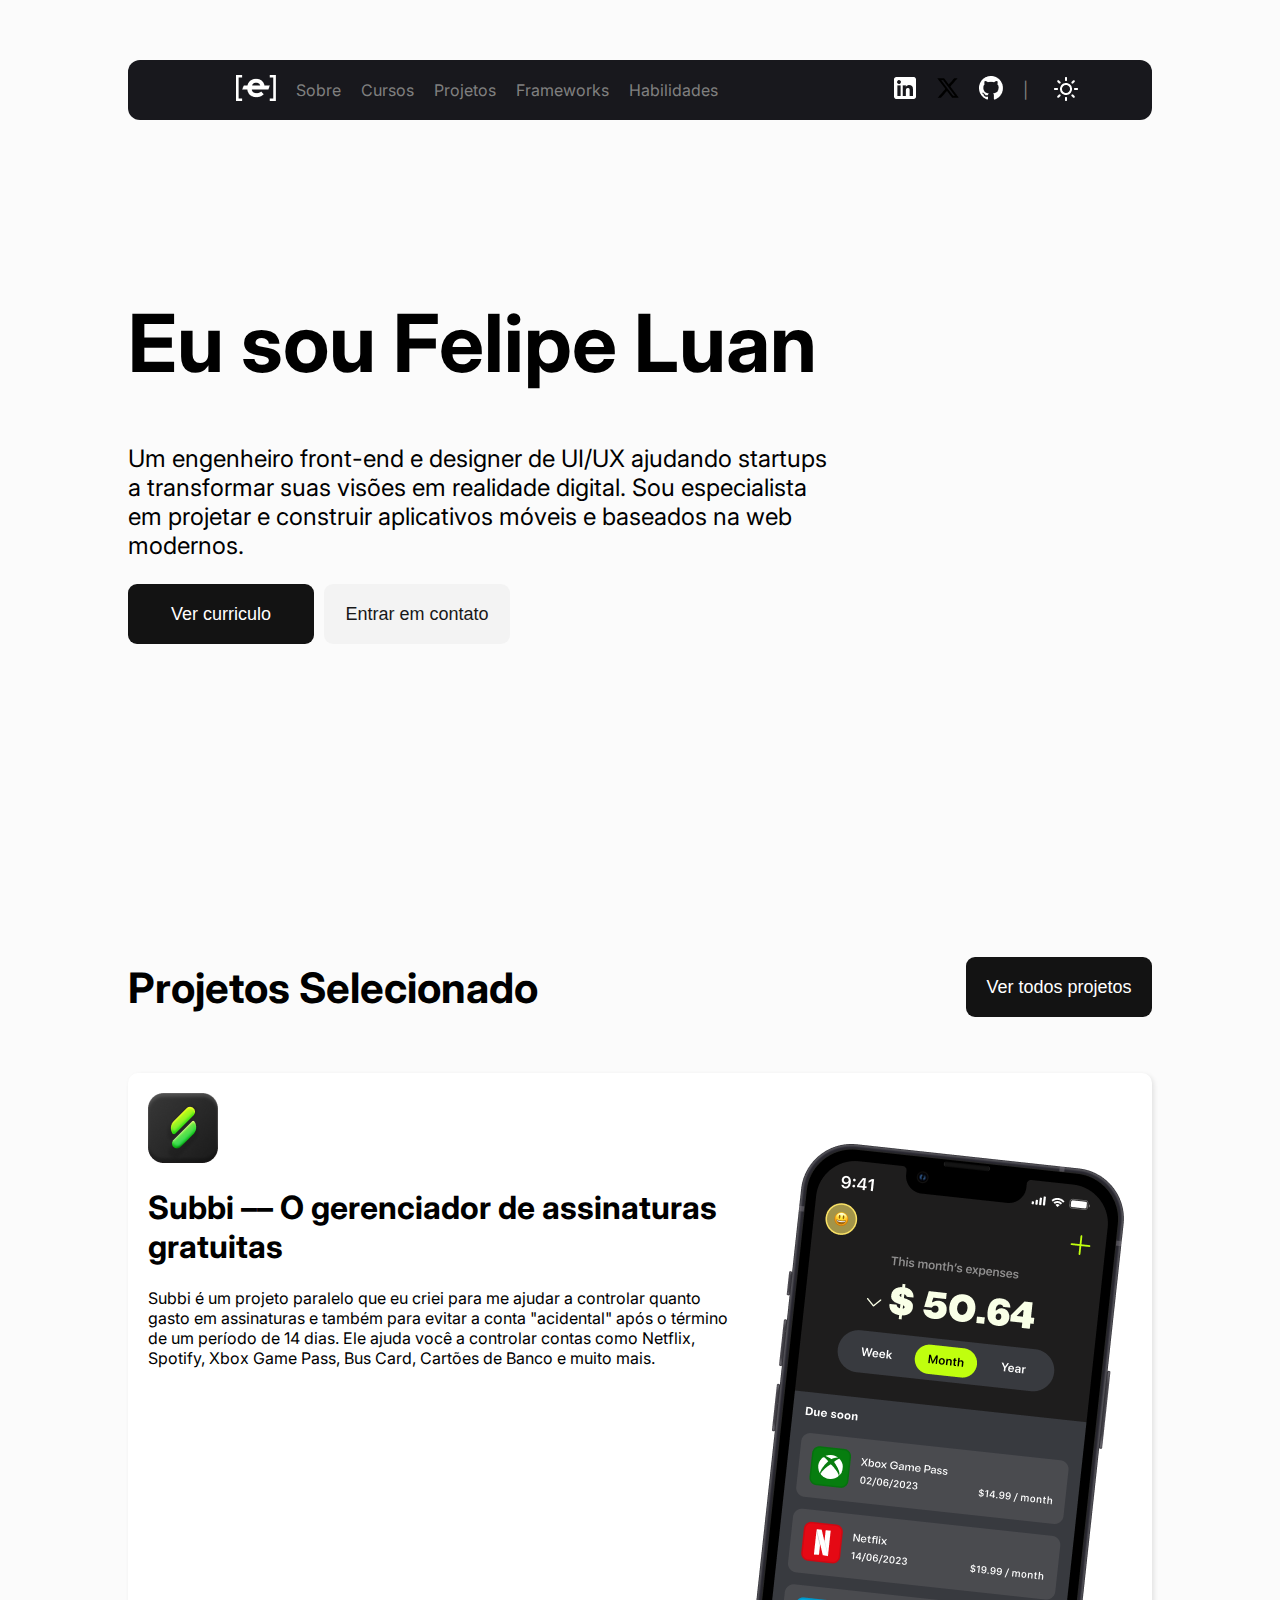
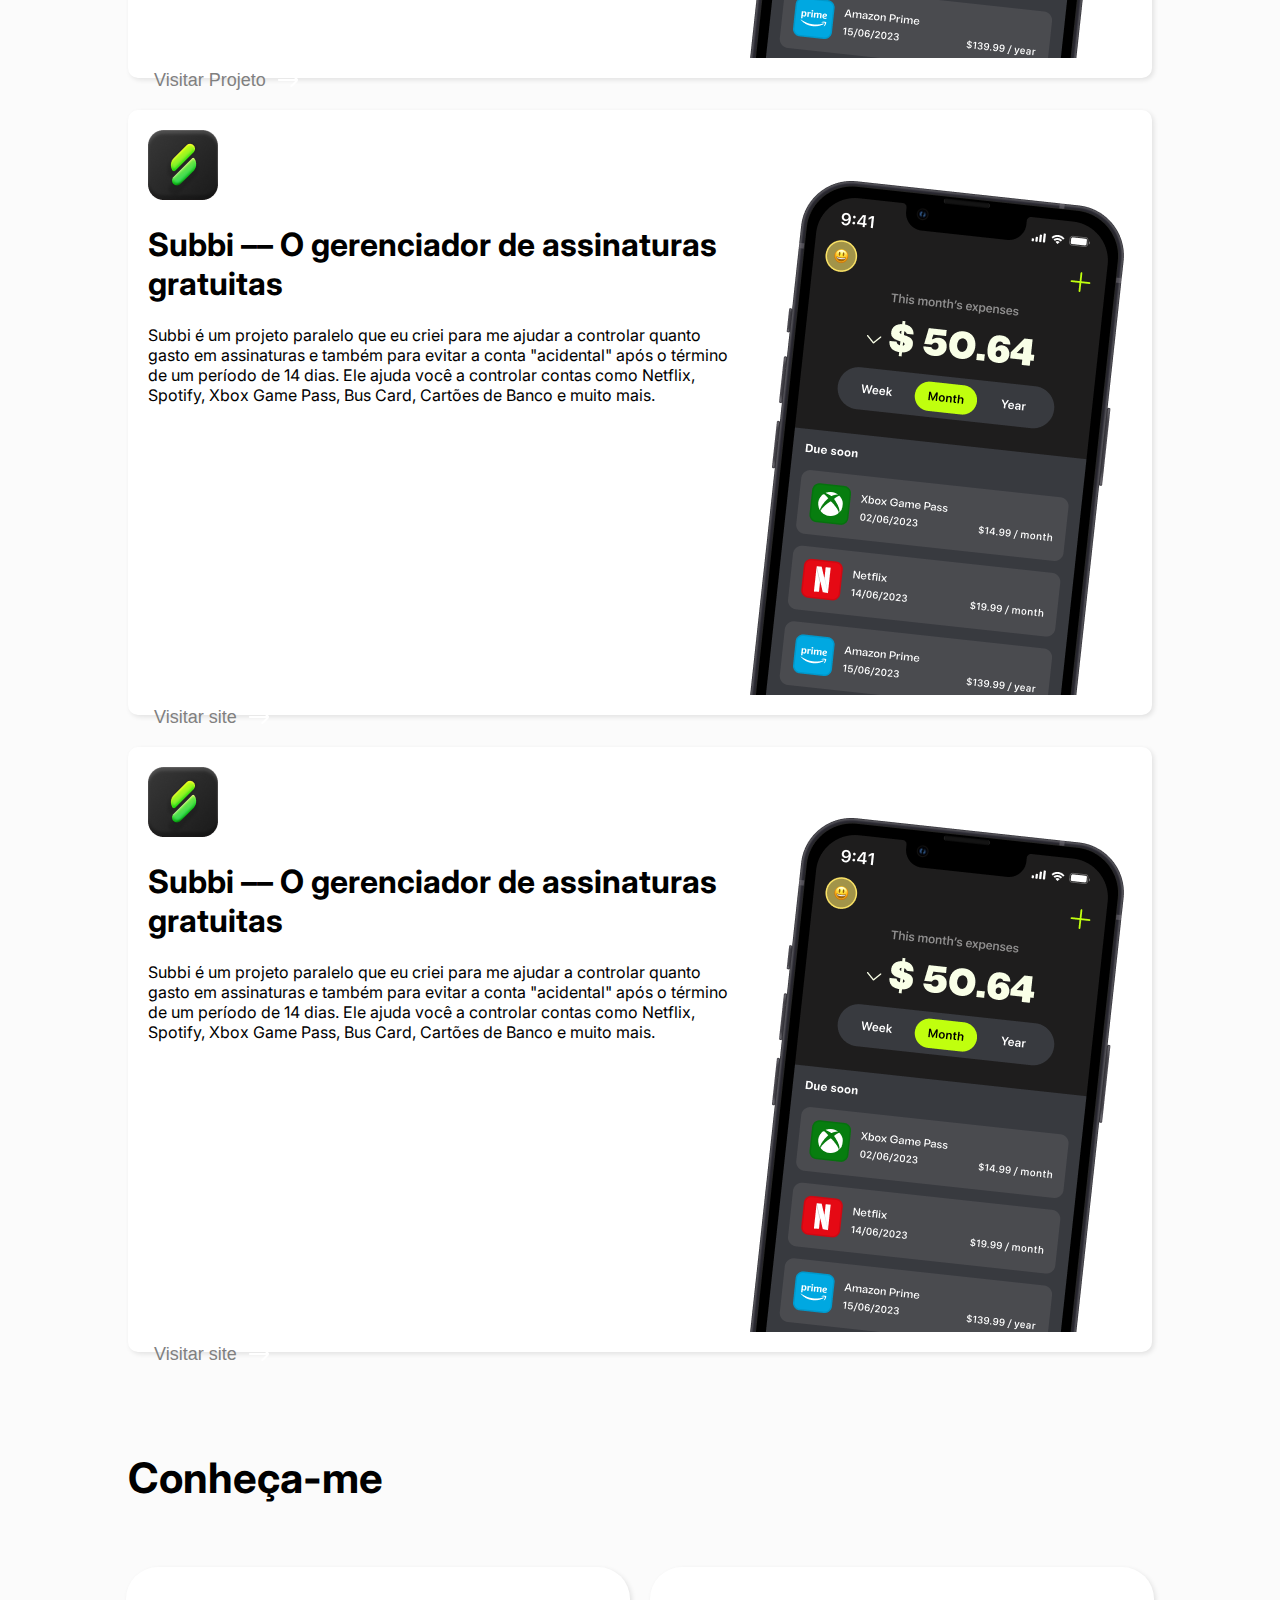
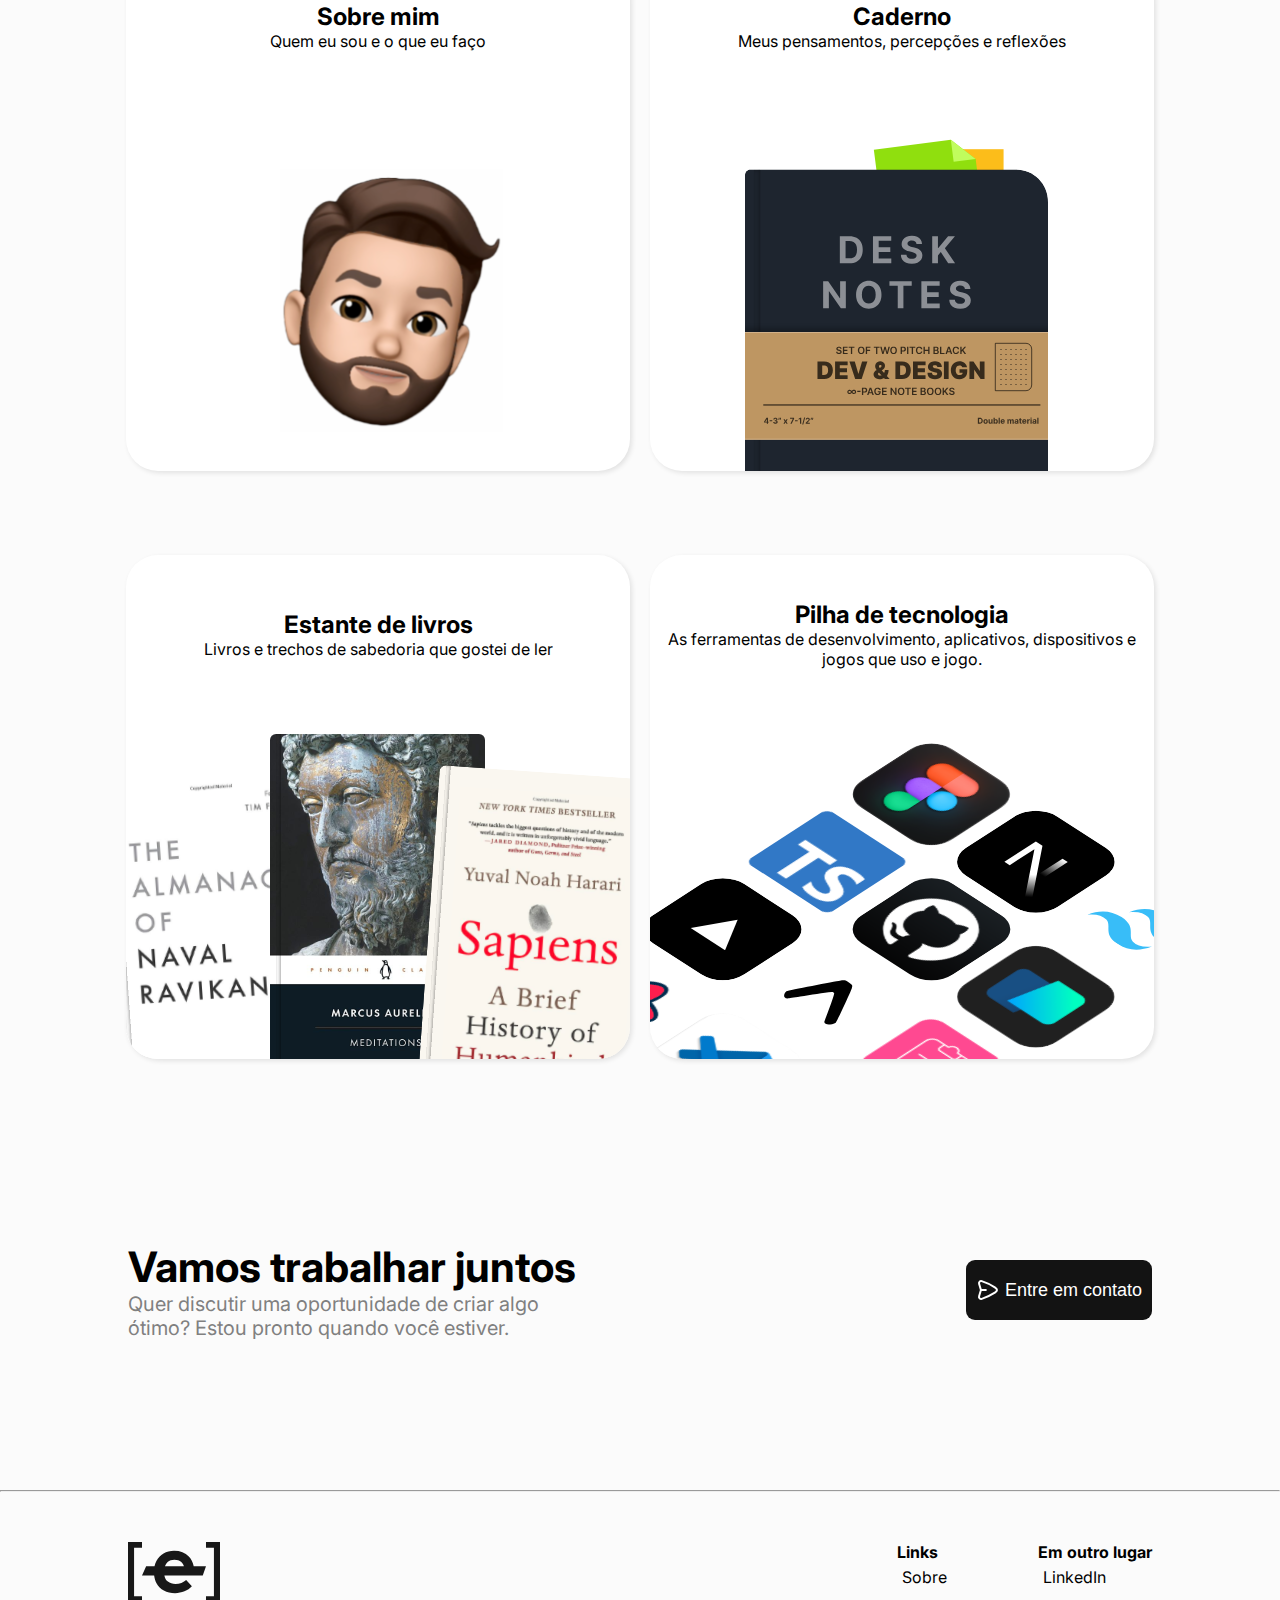
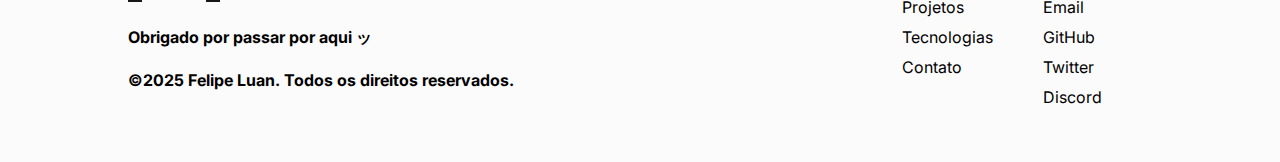
<file: index.html>
<!DOCTYPE html>
<html lang="en">

<head>
  <meta charset="UTF-8" />
  <meta name="viewport" content="width=device-width, initial-scale=1.0" />
  <title>Felipe Luan | Engenheiro Front-end</title>
  <link rel="stylesheet" href="src/CSS/style.css" />
  <link rel="stylesheet" href="" />
  <link rel="preconnect" href="https://fonts.googleapis.com" />
  <link rel="preconnect" href="https://fonts.gstatic.com" crossorigin />
  <link
    href="https://fonts.googleapis.com/css2?family=Inter:ital,opsz,wght@0,14..32,100..900;1,14..32,100..900&family=Noto+Sans:ital,wght@0,100..900;1,100..900&display=swap"
    rel="stylesheet" />
</head>

<body>
  <section class="sessao-cabecalho">
    <header>
      <div class="sessao-cabecalho-container">
        <ul>
          <li><a href="#"><img src="src/images/Logo.png" alt="Logo" /></a></li>
          <li class=""> <a href="/src/pages/sobre.html" target="_blank">Sobre</a></li>
          <li class="nav"><a href="#">Cursos</a></li>
          <!-- <li>Experiência</li> -->
          <li><a href="/src/pages/projetos.html" target="_blank">Projetos</a></li>
          <li class="nav"><a href="/src/pages/tecnologia.html" target="_blank">Frameworks</a></li>
          <li class="nav">Habilidades</li>
        </ul>
        <ul>
          <li class="nav"><img src="src/images/LinkedIn.png" alt="LinkedIn" /></li>
          <li class="nav"><img src="src/images/x.png" alt="X" /></li>
          <li class="nav"><img src="src/images/Github.png" alt="Github" /></li>
          <li class="nav">|</li>
          <button id="toggleButton">
            <img src="src/images/Sun.png" alt="Toggle Theme" class="theme-icon" />
          </button>
        </ul>
      </div>
    </header>
  </section>

  <section class="sessao-sobre">
    <div class="sessao-sobre-container">
      <h1>Eu sou Felipe Luan</h1>
      <p>
        Um engenheiro front-end e designer de UI/UX ajudando startups a
        transformar suas visões em realidade digital. Sou especialista em
        projetar e construir aplicativos móveis e baseados na web modernos.
      </p>

      <div class="sessao-sobre-container-button">
        <button class="button-dark-primary">Ver curriculo</button>
        <button class="button-light-secondary">Entrar em contato</button>
      </div>
    </div>
  </section>



  <section class="sessao-projetos">
    <div class="sessao-projetos-container">
      <div class="sessao-projetos-container-text">
        <h1>Projetos Selecionado</h1>
        <button class="button-dark-primary">Ver todos projetos</button>
      </div>

      <div class="sessao-projetos-container-card" id="sessao-projetos-container-card">
        <div class="sessao-projetos-container-card-text">
          <img src="src/images/Subbi.png" alt="" />
          <h1>Subbi –– O gerenciador de assinaturas gratuitas</h1>

          <p>
            Subbi é um projeto paralelo que eu criei para me ajudar a
            controlar quanto gasto em assinaturas e também para evitar a conta
            "acidental" após o término de um período de 14 dias. Ele ajuda
            você a controlar contas como Netflix, Spotify, Xbox Game Pass, Bus
            Card, Cartões de Banco e muito mais.
          </p>
          <button class="sessao-projetos-container-card-button">
            Visitar Projeto
            <img src="src/images/Arrow Right.png" alt="" />
          </button>
        </div>
        <img class="sessao-projetos-container-card-img" src="src/images/iPhone 14.png" alt="" />
      </div>

      <div class="sessao-projetos-container-card" id="sessao-projetos-container-card">
        <div class="sessao-projetos-container-card-text">
          <img src="src/images/Subbi.png" alt="" />
          <h1>Subbi –– O gerenciador de assinaturas gratuitas</h1>

          <p>
            Subbi é um projeto paralelo que eu criei para me ajudar a
            controlar quanto gasto em assinaturas e também para evitar a conta
            "acidental" após o término de um período de 14 dias. Ele ajuda
            você a controlar contas como Netflix, Spotify, Xbox Game Pass, Bus
            Card, Cartões de Banco e muito mais.
          </p>
          <button class="sessao-projetos-container-card-button">
            Visitar site
            <img src="src/images/Arrow Right.png" alt="" />
          </button>
        </div>
        <img class="sessao-projetos-container-card-img" src="src/images/iPhone 14.png" alt="" />
      </div>

      <div class="sessao-projetos-container-card" id="sessao-projetos-container-card">
        <div class="sessao-projetos-container-card-text">
          <img src="src/images/Subbi.png" alt="" />
          <h1>Subbi –– O gerenciador de assinaturas gratuitas</h1>

          <p>
            Subbi é um projeto paralelo que eu criei para me ajudar a
            controlar quanto gasto em assinaturas e também para evitar a conta
            "acidental" após o término de um período de 14 dias. Ele ajuda
            você a controlar contas como Netflix, Spotify, Xbox Game Pass, Bus
            Card, Cartões de Banco e muito mais.
          </p>
          <button class="sessao-projetos-container-card-button">
            Visitar site
            <img src="src/images/Arrow Right.png" alt="" />
          </button>
        </div>
        <img class="sessao-projetos-container-card-img" src="src/images/iPhone 14.png" alt="" />
      </div>
    </div>
  </section>

  <section class="sessao-conheca">
    <h1>Conheça-me</h1>

    <div class="sessao-conheca-container">
      <div class="sessao-conheca-container box" id="sessao-conheca-container-box">
        <div class="text-content" id="text-content-box">
          <h3>Sobre mim</h3>
          <p>Quem eu sou e o que eu faço</p>
        </div>

        <img src="src/images/emoji.svg" alt="" />
      </div>

      <div class="sessao-conheca-container box" id="sessao-conheca-container-box">
        <div class="text-content" id="text-content-box">
          <h3>Caderno</h3>
          <p>Meus pensamentos, percepções e reflexões</p>
        </div>
        <img src="src/images/Notebook.svg" alt="" />
      </div>

      <div class="sessao-conheca-container box" id="sessao-conheca-container-box">
        <div class="text-content" id="text-content-box">
          <h3>Estante de livros</h3>
          <p>Livros e trechos de sabedoria que gostei de ler</p>
        </div>
        <img src="src/images/Group 1984.svg" alt="" />
      </div>

      <div class="sessao-conheca-container box" id="sessao-conheca-container-box">
        <div class="text-content" id="text-content-box">
          <h3>Pilha de tecnologia</h3>
          <p>
            As ferramentas de desenvolvimento, aplicativos, dispositivos e
            jogos que uso e jogo.
          </p>
        </div>
        <img src="src/images/Pilha-tecnologia.svg" alt="" />
      </div>
    </div>
  </section>

  <section class="sessao-contato">
    <div class="sessao-contato-container">
      <div class="sessao-contato-container-text">
        <h1>Vamos trabalhar juntos</h1>
        <p>
          Quer discutir uma oportunidade de criar algo ótimo? Estou pronto
          quando você estiver.
        </p>
      </div>

      <div class="sessao-contato-container-btn">
        <button class="button-dark-primary">
          <img src="src/images/Send.svg" alt="" />Entre em contato
        </button>
      </div>
    </div>
  </section>
  <hr />
  <footer class="footer">
    <div class="rodape">
      <div class="footer-group-one">
        <div>
          <img src="src/images/logo-dark.svg" alt="" />
          <h4>Obrigado por passar por aqui ッ</h4>
        </div>

        <h4>©2025 Felipe Luan. Todos os direitos reservados.</h4>
      </div>
      <div class="footer-group-tho">
        <div class="footer-group-tho-links">
          <ul>
            <h1>Links</h1>
            <li>Sobre</li>
            <li>Projetos</li>
            <li>Tecnologias</li>
            <li>Contato</li>
          </ul>
        </div>
        <div class="footer-group-tho-EmOutroLugar">
          <ul>
            <h1>Em outro lugar</h1>
            <li>LinkedIn</li>
            <li>Email</li>
            <li>GitHub</li>
            <li>Twitter</li>
            <li>Discord</li>
          </ul>
        </div>
      </div>
    </div>
  </footer>

  <script src="src/JS/config.js"></script>
</body>

</html>
</file>
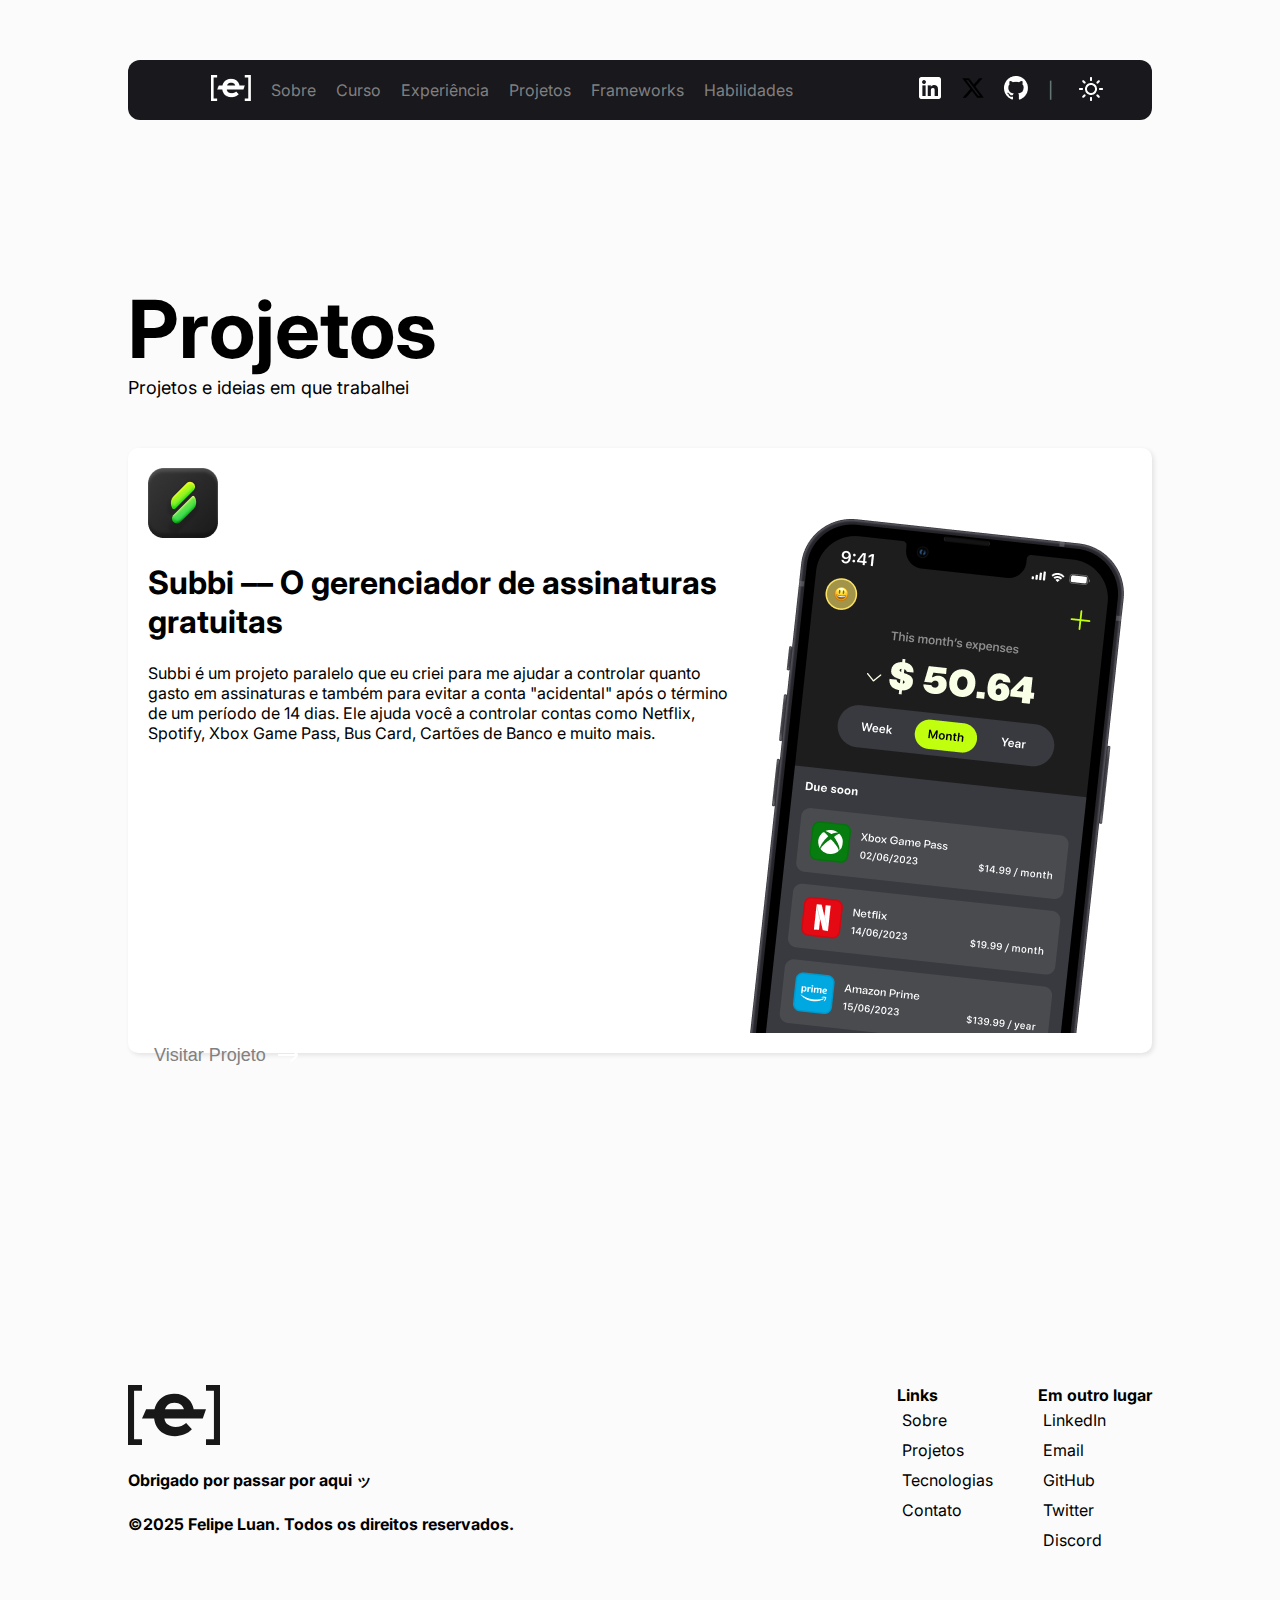
<file: src/pages/projetos.html>
<!DOCTYPE html>
<html lang="pt-br">

<head>
    <meta charset="UTF-8">
    <meta name="viewport" content="width=device-width, initial-scale=1.0">
    <title>Projetos</title>
    <link rel="stylesheet" href="/src/CSS/projeto.css" />
    <link rel="stylesheet" href="" />
    <link rel="preconnect" href="https://fonts.googleapis.com" />
    <link rel="preconnect" href="https://fonts.gstatic.com" crossorigin />
    <link
        href="https://fonts.googleapis.com/css2?family=Inter:ital,opsz,wght@0,14..32,100..900;1,14..32,100..900&family=Noto+Sans:ital,wght@0,100..900;1,100..900&display=swap"
        rel="stylesheet">
</head>

<body>


    <section class="sessao-cabecalho">
        <header>
            <div class="sessao-cabecalho-container">
                <ul>
                    <li><img src="/src/images/Logo.png" alt="Logo" /></li>
                    <li> <a href="/src/pages/sobre.html" target="_blank">Sobre</a></li>
                    <li>Curso</li>
                    <li>Experiência</li>
                    <li>Projetos</li>
                    <li>Frameworks</li>
                    <li>Habilidades</li>
                </ul>
                <ul>
                    <li><img src="/src/images/LinkedIn.png" alt="LinkedIn" /></li>
                    <li><img src="/src/images/x.png" alt="X" /></li>
                    <li><img src="/src/images/Github.png" alt="Github" /></li>
                    <li>|</li>
                    <button id="toggleButton">
                        <img src="/src/images/Sun.png" alt="Toggle Theme" class="theme-icon" />
                    </button>
                </ul>
            </div>
        </header>
    </section>


    <section class="sessao-projetos">

        <div class="header-projeto">
            <h1>Projetos</h1>
            <p>Projetos e ideias em que trabalhei</p>
        </div>
        <div class="sessao-projetos-container-card" id="sessao-projetos-container-card">
            <div class="sessao-projetos-container-card-text">
                <img src="/src/images/Subbi.png" alt="" />
                <h1>Subbi –– O gerenciador de assinaturas gratuitas</h1>

                <p>
                    Subbi é um projeto paralelo que eu criei para me ajudar a
                    controlar quanto gasto em assinaturas e também para evitar a conta
                    "acidental" após o término de um período de 14 dias. Ele ajuda
                    você a controlar contas como Netflix, Spotify, Xbox Game Pass, Bus
                    Card, Cartões de Banco e muito mais.
                </p>
                <button class="sessao-projetos-container-card-button">
                    Visitar Projeto
                    <img src="/src/images/Arrow Right.png" alt="" />
                </button>
            </div>
            <img src="/src/images/iPhone 14.png" alt="" />
        </div>
    </section>



    <footer class="footer">
        <div class="rodape">
            <div class="footer-group-one">
                <div>
                    <img src="/src/images/logo-dark.svg" alt="" />
                    <h4>Obrigado por passar por aqui ッ</h4>
                </div>

                <h4>©2025 Felipe Luan. Todos os direitos reservados.</h4>
            </div>
            <div class="footer-group-tho">
                <div class="footer-group-tho-links">
                    <ul>
                        <h1>Links</h1>
                        <li>Sobre</li>
                        <li>Projetos</li>
                        <li>Tecnologias</li>
                        <li>Contato</li>
                    </ul>
                </div>
                <div class="footer-group-tho-EmOutroLugar">
                    <ul>
                        <h1>Em outro lugar</h1>
                        <li>LinkedIn</li>
                        <li>Email</li>
                        <li>GitHub</li>
                        <li>Twitter</li>
                        <li>Discord</li>
                    </ul>
                </div>
            </div>
        </div>
    </footer>

    <script src="/src/JS/config.js"></script>


</body>

</html>
</file>
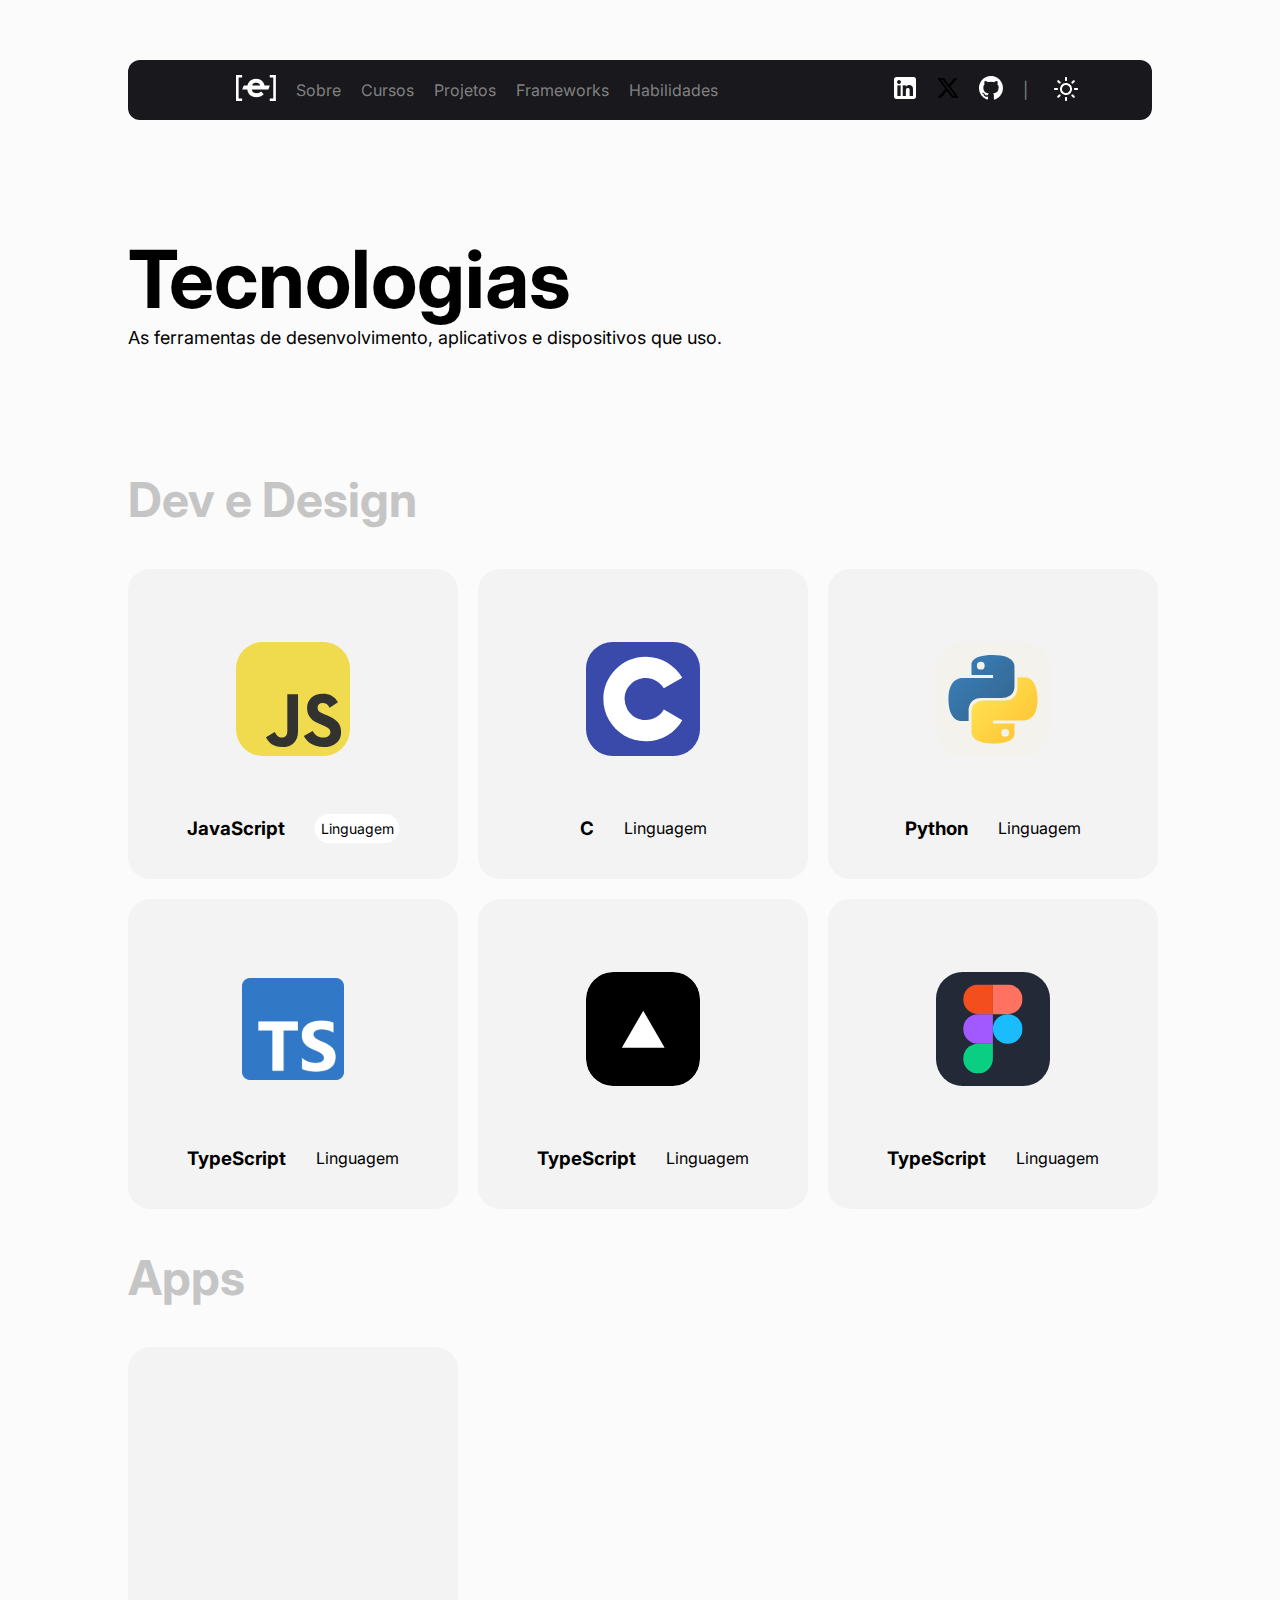
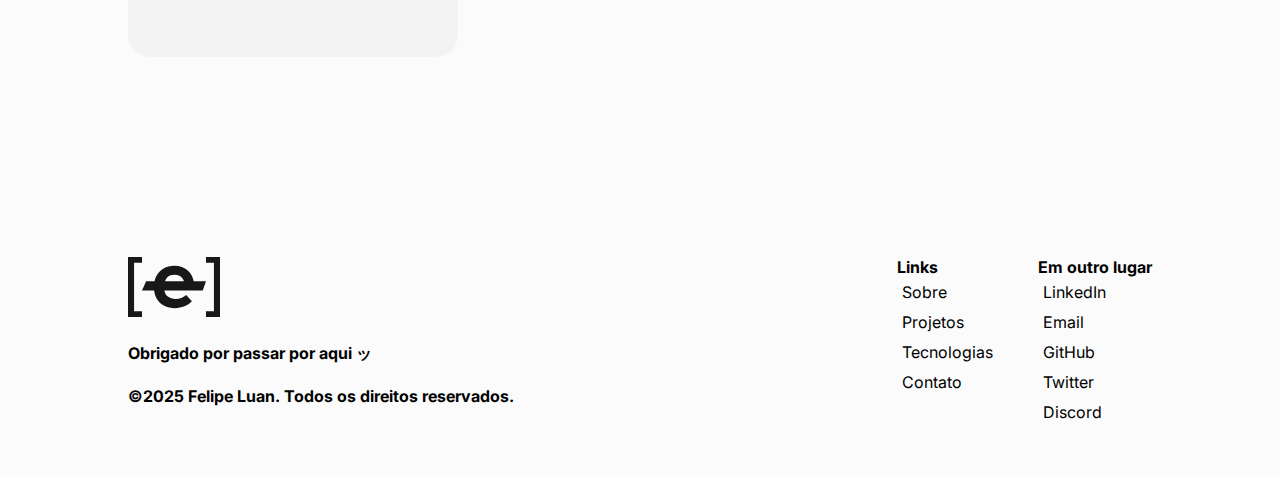
<file: src/pages/tecnologia.html>
<!DOCTYPE html>
<html lang="pt-br">

<head>
    <meta charset="UTF-8">
    <meta name="viewport" content="width=device-width, initial-scale=1.0">
    <title>Frameworks</title>
    <link rel="stylesheet" href="/src/CSS/tecnologia.css" />
    <link rel="stylesheet" href="" />
    <link rel="preconnect" href="https://fonts.googleapis.com" />
    <link rel="preconnect" href="https://fonts.gstatic.com" crossorigin />
    <link
        href="https://fonts.googleapis.com/css2?family=Inter:ital,opsz,wght@0,14..32,100..900;1,14..32,100..900&family=Noto+Sans:ital,wght@0,100..900;1,100..900&display=swap"
        rel="stylesheet">
</head>

<body>


    <section class="sessao-cabecalho">


        <header>
            <div class="sessao-cabecalho-container">
                <ul>
                    <li><a href="#"><img src="/src/images/Logo.png" alt="Logo" /></a></li>
                    <li> <a href="/src/pages/sobre.html" target="_blank">Sobre</a></li>
                    <li><a href="#">Cursos</a></li>
                    <!-- <li>Experiência</li> -->
                    <li><a href="/src/pages/projetos.html" target="_blank">Projetos</a></li>
                    <li><a href="/src/pages/tecnologia.html" target="_blank">Frameworks</a></li>
                    <li>Habilidades</li>
                </ul>
                <ul>
                    <li><img src="/src/images/LinkedIn.png" alt="LinkedIn" /></li>
                    <li><img src="/src/images/x.png" alt="X" /></li>
                    <li><img src="/src/images/Github.png" alt="Github" /></li>
                    <li>|</li>
                    <button id="toggleButton">
                        <img src="/src/images/Sun.png" alt="Toggle Theme" class="theme-icon" />
                    </button>
                </ul>
            </div>
        </header>
    </section>


    <section class="sessao-tecnologia">

        <div class="sessao-tecnologia-container">


            <div class="header-tecnologia">
                <h1>Tecnologias</h1>
                <p>As ferramentas de desenvolvimento, aplicativos e dispositivos que uso.</p>
            </div>

            <div class="frame-480">
                <h2>Dev e Design</h2>
                <div class="frame-481">

                    <div class="card-frame-481">
                        <img src="/src/images/skill-icons--javascript.svg" alt="">
                        <div class="card-frame-481-text">
                            <h3>JavaScript</h3>
                            <div class="card-frame-481-text-button" >
                                <p>Linguagem</p>
                            </div>
                        </div>
                    </div>

                    <div class="card-frame-481">
                        <img src="/src/images/skill-icons--c.svg" alt="">
                        <div class="card-frame-481-text">
                            <h3>C</h3>
                            <p>Linguagem</p>
                        </div>
                    </div>

                    <div class="card-frame-481">
                        <img src="/src/images/skill-icons--python-light.svg" alt="">
                        <div class="card-frame-481-text">
                            <h3>Python</h3>
                            <p>Linguagem</p>
                        </div>
                    </div>

                    <div class="card-frame-481">
                        <img src="/src/images/TypeScript.svg" alt="">
                        <div class="card-frame-481-text">
                            <h3>TypeScript</h3>
                            <p>Linguagem</p>
                        </div>
                    </div>

                    <div class="card-frame-481">
                        <img src="/src/images/Vercel.svg" alt="">
                        <div class="card-frame-481-text">
                            <h3>TypeScript</h3>
                            <p>Linguagem</p>
                        </div>
                    </div>

                    <div class="card-frame-481">
                        <img src="/src/images/skill-icons--figma-dark.svg" alt="">
                        <div class="card-frame-481-text">
                            <h3>TypeScript</h3>
                            <p>Linguagem</p>
                        </div>
                    </div>




                </div>

                <h2>Apps</h2>
                <div class="frame-481">

                    <div class="card-frame-481"> </div>



                </div>
            </div>
        </div>
    </section>



    <footer class="footer">
        <div class="rodape">
            <div class="footer-group-one">
                <div>
                    <img src="/src/images/logo-dark.svg" alt="" />
                    <h4>Obrigado por passar por aqui ッ</h4>
                </div>

                <h4>©2025 Felipe Luan. Todos os direitos reservados.</h4>
            </div>
            <div class="footer-group-tho">
                <div class="footer-group-tho-links">
                    <ul>
                        <h1>Links</h1>
                        <li>Sobre</li>
                        <li>Projetos</li>
                        <li>Tecnologias</li>
                        <li>Contato</li>
                    </ul>
                </div>
                <div class="footer-group-tho-EmOutroLugar">
                    <ul>
                        <h1>Em outro lugar</h1>
                        <li>LinkedIn</li>
                        <li>Email</li>
                        <li>GitHub</li>
                        <li>Twitter</li>
                        <li>Discord</li>
                    </ul>
                </div>
            </div>
        </div>
    </footer>

    <script src="/src/JS/config.js"></script>


</body>

</html>
</file>
<file: src/CSS/style.css>
/* ---------------------- Botoes ---------------------- */

.button-dark-primary {
  background-color: #131313;
  color: #ffffff;
  font-size: 18px;
  font-weight: 500;
  width: 186px;
  height: 60px;
  border: none;
  border-radius: 9px;
  padding: 5px;
  cursor: pointer;
  transition: background-color 0.3s ease, transform 0.3s ease;
  display: flex;
  align-items: center;
  justify-content: center;
  gap: 5px;
}

.button-dark-primary:hover {
  background-color: #808080;
  transform: scale(1.03);
}
.button-dark-secondary {
  background-color: #181818;
  color: #808080;
  font-size: 18px;
  font-weight: 500;
  width: 186px;
  height: 60px;
  border: none;
  border-radius: 9px;
}

.button-light-primary {
  background-color: #131313;
  color: #ffffff;
  font-size: 18px;
  font-weight: 500;
  width: 186px;
  height: 60px;
  border: none;
  border-radius: 9px;
}

.button-light-secondary {
  background-color: #f3f3f3;
  color: #181818;
  font-size: 18px;
  font-weight: 500;
  width: 186px;
  height: 60px;
  border: none;
  border-radius: 9px;
}

/* ---------------------- Global Styles ---------------------- */
body {
  background: #0d0d0d;
  font-family: "Inter", sans-serif;
  margin: 0;
  padding: 0;
  transition: background-color #fbfbfb;
  background: linear-gradient(
    to bottom,
    rgba(0, 0, 0, 0.5),
    rgba(0, 0, 0, 0.5)
  );
}

/* ---------------------- cabecalho ---------------------- */
.sessao-cabecalho {
  height: 180px;
}

.sessao-cabecalho-container {
  background: #18181d;
  width: 1024px;
  height: 60px;
  border-radius: 12px;
  margin: 60px auto;
  display: flex;
  justify-content: space-around;
  align-items: center;
}

.sessao-cabecalho-container ul {
  gap: 20px;
  color: #808080;
  display: flex;
  list-style: none;
  align-items: center;
}

.sessao-cabecalho-container ul li {
  cursor: pointer;
  transition: background-color 0.3s ease, transform 0.3s ease,
    box-shadow 0.3s ease;
}
.sessao-cabecalho-container a {
  list-style: none;
  text-decoration: none;
  color: #808080;
}
.sessao-cabecalho-container ul li:hover {
  color: #ffffff;
  transform: scale(1.1);
}

.sessao-cabecalho-container ul button {
  background: none;
  border: none;
  cursor: pointer;
}

.light-mode {
  background: #fbfbfb;
  color: #000000;
}

.dark-mode {
  background: #000000;
  color: #fbfbfb;
}

/* ---------------------- sobre ---------------------- */

.sessao-sobre {
  height: 540px;
}

.sessao-sobre-container {
  max-width: 1024px;
  margin: auto;
}

.sessao-sobre-container hr {
  width: 100vw;
  margin-left: calc(-50vw + 50%);
  position: relative;
}

.sessao-sobre-container h1 {
  font-family: "Inter";
  font-size: 80px;
  font-weight: bold;
}

.sessao-sobre-container p {
  max-width: 708px;
  font-size: 24px;
}

.sessao-sobre-container-button {
  display: flex;
  gap: 10px;
}

.wrapper {
  width: 99%;
  max-width: 1596px;
  margin-inline: auto;
  position: relative;
  height: 100px;
  margin-top: 5rem;
  overflow: hidden;
}

@keyframes scrolleft {
  to {
    left: -200px;
  }
}

.item {
  width: 200px;
  height: 100px;
  border-radius: 6px;
  position: absolute;
  left: max(calc(200px * 8));
  animation-name: scrolleft;
  animation-duration: 30s;
  animation-timing-function: linear;
  animation-iteration-count: infinite;
}

.item img {
  width: 90px;
  height: 90px;
}

.item1 {
  animation-delay: calc(30s / 8 * (8 - 1) * -1);
}

.item2 {
  animation-delay: calc(30s / 8 * (8 - 2) * -1);
}

.item3 {
  animation-delay: calc(30s / 8 * (8 - 3) * -1);
}

.item4 {
  animation-delay: calc(30s / 8 * (8 - 4) * -1);
}

.item5 {
  animation-delay: calc(30s / 8 * (8 - 5) * -1);
}

.item6 {
  animation-delay: calc(30s / 8 * (8 - 6) * -1);
}

.item7 {
  animation-delay: calc(30s / 8 * (8 - 7) * -1);
}

.item8 {
  animation-delay: calc(30s / 8 * (8 - 8) * -1);
}

/* ---------------------- projetos ---------------------- */
.sessao-projetos {
  margin: 100px auto;
  max-width: 1024px;
}
.sessao-projetos-container-text {
  display: flex;
  justify-content: space-between;
  align-items: center;
}
.sessao-projetos-container-text h1 {
  font-size: 42px;
  font-family: "Inter";
}

.sessao-projetos-container-card {
  display: flex;
  justify-content: space-around;
  max-width: 1024px;
  height: 565px;
  background: #ebebeb;
  border-radius: 10px;
  padding: 20px;
  margin: 32px 0;
  transition: background-color 0.3s ease, transform 0.3s ease;
  box-shadow: 2px 2px 5px rgba(0, 0, 0, 0.1);
}

.sessao-projetos-container-card:hover {
  background-color: #808080;
  transform: scale(1.03);
  box-shadow: 4px 4px 10px rgba(0, 0, 0, 0.2); /* Sombra mais intensa */
}
/* Estilo para o modo escuro */
.dark-mode #sessao-projetos-container-card {
  background-color: #181818; /* Cor de fundo no modo escuro */
}

/* Estilo para o modo claro (opcional) */
.light-mode #sessao-projetos-container-card {
  background-color: #ffffff; /* Cor de fundo no modo claro, pode ser ajustada */
}

.sessao-projetos-container-card-button {
  margin-top: 300px;
  background: none;
  border: none;
  color: #808080;
  display: flex;
  align-items: center;
  gap: 10px;
  font-size: 18px;
  font-weight: 400;
  cursor: pointer;
}

/* ---------------------- conheca ---------------------- */

.sessao-conheca {
  width: 100%;
  max-width: 1024px;
  margin: 100px auto;
}
.sessao-conheca h1 {
  font-size: 42px;
  font-family: "Inter";
}

.sessao-conheca-container {
  display: grid;
  grid-template-columns: repeat(2, 1fr);
  gap: 20px;
  justify-content: center;
  align-items: center;
  max-width: 1024px;
  margin: 32px auto;
}

.sessao-conheca-container .box {
  width: 504px;
  height: 504px;
  background: #ebebeb;
  border-radius: 32px;
  display: flex;
  flex-direction: column;
  overflow: hidden;
  text-align: center;
  cursor: pointer;
  box-shadow: 2px 2px 5px rgba(0, 0, 0, 0.1);
  transition: background-color 0.3s ease, transform 0.3s ease;
}

.sessao-conheca-container .box:hover {
  transform: scale(1.02);
  box-shadow: 4px 4px 10px rgba(0, 0, 0, 0.2); /* Sombra mais intensa */
}
/* Estilo para o modo escuro */
.dark-mode #sessao-conheca-container-box {
  background-color: #181818; /* Cor de fundo no modo escuro */
}
.dark-mode #text-content-box h3 {
  color: #ffffff; /* Cor de fundo no modo escuro */
}
.dark-mode #text-content-box p {
  color: #ffffff; /* Cor de fundo no modo escuro */
}
/* Estilo para o modo claro (opcional) */
.light-mode #sessao-conheca-container-box {
  background-color: #ffffff; /* Cor de fundo no modo claro, pode ser ajustada */
}
.sessao-conheca-container .box img {
  width: 100%;
  height: 100%;
}

.text-content {
  height: 50%;
  display: flex;
  flex-direction: column;
  justify-content: center;
  padding: 10px;
  box-sizing: border-box;
  overflow: hidden;
}

.sessao-conheca-container .box h3 {
  font-family: "Inter";
  font-size: 1.5rem;
  color: #000000;
  margin: 0;
}

.sessao-conheca-container .box p {
  font-size: 1rem;
  color: #000000;
  margin: 0;
  overflow: hidden;
  text-overflow: ellipsis;
  display: -webkit-box;
  -webkit-line-clamp: 4;
  -webkit-box-orient: vertical;
}

/* ---------------------- - - - - - - - - - - - - - - - contato ---------------------- */

.sessao-contato {
  width: 100%;
  max-width: 1024px;
  margin: 150px auto;
}

.sessao-contato-container {
  display: flex;
  justify-content: space-between;
  align-items: center;
}

.sessao-contato-container-text h1 {
  font-family: "Inter";
  width: 455px;
  font-size: 42px;
  margin: 0;
}
.sessao-contato-container-text p {
  margin: 0;
  width: 455px;
  overflow-wrap: break-word;
  font-size: 20px;
  color: #808080;
}

/* ---------------------------------------------------------- rodape ---------------------- */
.footer {
  width: 100%;
  max-width: 1024px;
  margin: 50px auto;

  align-items: flex-start;
}

.rodape {
  padding: 0;
  margin: 0;
  display: flex;
  justify-content: space-between;
  align-content: space-between;
}

.footer-group-tho {
  margin: 0;
  display: flex;
}
.footer-group-tho h1 {
  margin: 0;
  font-size: 16px;
}
.footer-group-tho ul {
  margin: 0;
  list-style-type: none;
}
.footer-group-tho ul li {
  padding: 5px;
}

/* ----------------------- ---------------------------- responsividade ---------------------- */

/* Responsividade para telas pequenas (celulares) */

@media (max-width: 450px) {
  /* ---------------------- Botoes ---------------------- */

  .button-dark-primary {
    background-color: #131313;
    color: #ffffff;
    font-size: 18px;
    font-weight: 500;
    width: 100%;
    height: 60px;
    border: none;
    border-radius: 9px;
    padding: 5px;
    cursor: pointer;
    transition: background-color 0.3s ease, transform 0.3s ease;
    display: flex;
    align-items: center;
    justify-content: center;
    gap: 5px;
  }

  .button-dark-primary:hover {
    background-color: #808080;
    transform: scale(1.03);
  }
  .button-dark-secondary {
    background-color: #181818;
    color: #808080;
    font-size: 18px;
    font-weight: 500;
    width: 100%;
    height: 60px;
    border: none;
    border-radius: 9px;
  }

  .button-light-primary {
    background-color: #131313;
    color: #ffffff;
    font-size: 18px;
    font-weight: 500;
    width: 100%;
    height: 60px;
    border: none;
    border-radius: 9px;
  }

  .button-light-secondary {
    background-color: #f3f3f3;
    color: #181818;
    font-size: 18px;
    font-weight: 500;
    width: 100%;
    height: 60px;
    border: none;
    border-radius: 9px;
  }

  body {
    max-width: 100%;
    padding: 30px;
  }
  .sessao-cabecalho {
    height: 100%;
  }
  .nav {
    display: none;
  }

  .sessao-cabecalho-container {
    background: #18181d;
    width: 100%;
    height: 100%;
    border-radius: 12px;
    margin: 20px auto;
    display: flex;
    justify-content: space-around;
    align-items: center;
  }

  .sessao-cabecalho-container ul {
    gap: 20px;
    color: #808080;
    display: flex;
    list-style: none;
    align-items: center;
  }

  .sessao-cabecalho-container ul li {
    cursor: pointer;
    transition: background-color 0.3s ease, transform 0.3s ease,
      box-shadow 0.3s ease;
  }
  .sessao-cabecalho-container a {
    list-style: none;
    text-decoration: none;
    color: #808080;
  }
  .sessao-cabecalho-container ul li:hover {
    color: #ffffff;
    transform: scale(1.1);
  }

  .sessao-cabecalho-container ul button {
    background: none;
    border: none;
    cursor: pointer;
  }

  .light-mode {
    background: #fbfbfb;
    color: #000000;
  }

  .dark-mode {
    background: #000000;
    color: #fbfbfb;
  }

  /* ---------------------- sobre ---------------------- */

  .sessao-sobre {
    height: 100%;
  }

  .sessao-sobre-container {
    max-width: 100%;
    margin: auto;
  }

  .sessao-sobre-container hr {
    width: 100%;
    margin-left: calc(-50vw + 50%);
    position: relative;
  }

  .sessao-sobre-container h1 {
    font-family: "Inter";
    font-size: 60px;
    font-weight: bold;
  }

  .sessao-sobre-container p {
    max-width: 708px;
    font-size: 24px;
    text-align: justify;
  }

  .sessao-sobre-container-button {
    display: flex;
    flex-direction: column;
    gap: 10px;
  }

  .wrapper {
    width: 99%;
    max-width: 1596px;
    margin-inline: auto;
    position: relative;
    height: 100px;
    margin-top: 5rem;
    overflow: hidden;
  }

  @keyframes scrolleft {
    to {
      left: -200px;
    }
  }

  .item {
    width: 200px;
    height: 100px;
    border-radius: 6px;
    position: absolute;
    left: max(calc(200px * 8));
    animation-name: scrolleft;
    animation-duration: 30s;
    animation-timing-function: linear;
    animation-iteration-count: infinite;
  }

  .item img {
    width: 90px;
    height: 90px;
  }

  .item1 {
    animation-delay: calc(30s / 8 * (8 - 1) * -1);
  }

  .item2 {
    animation-delay: calc(30s / 8 * (8 - 2) * -1);
  }

  .item3 {
    animation-delay: calc(30s / 8 * (8 - 3) * -1);
  }

  .item4 {
    animation-delay: calc(30s / 8 * (8 - 4) * -1);
  }

  .item5 {
    animation-delay: calc(30s / 8 * (8 - 5) * -1);
  }

  .item6 {
    animation-delay: calc(30s / 8 * (8 - 6) * -1);
  }

  .item7 {
    animation-delay: calc(30s / 8 * (8 - 7) * -1);
  }

  .item8 {
    animation-delay: calc(30s / 8 * (8 - 8) * -1);
  }

  /* ---------------------- projetos ---------------------- */
  .sessao-projetos {
    margin-top: 100px;

    max-width: 100%;
  }
  .sessao-projetos-container-text {
    display: flex;
    flex-direction: column;
    justify-content: space-between;
    align-items: start;
  }
  .sessao-projetos-container-text h1 {
    font-size: 32px;
    font-family: "Inter";
  }

  .sessao-projetos-container-card {
    display: flex;
    /* justify-content: space-around; */
    max-width: 1024px;
    height: 100%;
    background: #ebebeb;
    border-radius: 10px;
    padding: 20px;
    margin: 32px 0;
    transition: background-color 0.3s ease, transform 0.3s ease;
    box-shadow: 2px 2px 5px rgba(0, 0, 0, 0.1);
  }

  .sessao-projetos-container-card-img {
    display: none;
  }

  .sessao-projetos-container-card:hover {
    background-color: #808080;
    transform: scale(1.03);
    box-shadow: 4px 4px 10px rgba(0, 0, 0, 0.2); /* Sombra mais intensa */
  }
  /* Estilo para o modo escuro */
  .dark-mode #sessao-projetos-container-card {
    background-color: #181818; /* Cor de fundo no modo escuro */
  }

  /* Estilo para o modo claro (opcional) */
  .light-mode #sessao-projetos-container-card {
    background-color: #ffffff; /* Cor de fundo no modo claro, pode ser ajustada */
  }

  .sessao-projetos-container-card-button {
    margin-top: 10px;
    background: none;
    border: none;
    color: #808080;
    display: flex;
    align-items: center;
    gap: 10px;
    font-size: 18px;
    font-weight: 400;
    cursor: pointer;
  }

  /* ---------------------- conheca ---------------------- */

  .sessao-conheca {
    width: 100%;
    max-width: 100%;
    margin: 100% auto;
  }
  .sessao-conheca h1 {
    font-size: 42px;
    font-family: "Inter";
  }

  .sessao-conheca-container {
    display: grid;
    grid-template-columns: repeat(1, 1fr);
    gap: 20px;
    justify-content: center;
    align-items: center;
    max-width: 100%;
    margin: 32px auto;
  }

  .sessao-conheca-container .box {
    width: 100%;
    height: 504px;
    background: #ebebeb;
    border-radius: 32px;
    display: flex;
    flex-direction: column;
    overflow: hidden;
    text-align: center;
    cursor: pointer;
    box-shadow: 2px 2px 5px rgba(0, 0, 0, 0.1);
    transition: background-color 0.3s ease, transform 0.3s ease;
  }

  .sessao-conheca-container .box:hover {
    transform: scale(1.02);
    box-shadow: 4px 4px 10px rgba(0, 0, 0, 0.2); /* Sombra mais intensa */
  }
  /* Estilo para o modo escuro */
  .dark-mode #sessao-conheca-container-box {
    background-color: #181818; /* Cor de fundo no modo escuro */
  }
  .dark-mode #text-content-box h3 {
    color: #ffffff; /* Cor de fundo no modo escuro */
  }
  .dark-mode #text-content-box p {
    color: #ffffff; /* Cor de fundo no modo escuro */
  }
  /* Estilo para o modo claro (opcional) */
  .light-mode #sessao-conheca-container-box {
    background-color: #ffffff; /* Cor de fundo no modo claro, pode ser ajustada */
  }
  .sessao-conheca-container .box img {
    width: 100%;
    height: 100%;
  }

  .text-content {
    height: 50%;
    display: flex;
    flex-direction: column;
    justify-content: center;
    padding: 10px;
    box-sizing: border-box;
    overflow: hidden;
  }

  .sessao-conheca-container .box h3 {
    font-family: "Inter";
    font-size: 1.5rem;
    color: #000000;
    margin: 0;
  }

  .sessao-conheca-container .box p {
    font-size: 1rem;
    color: #000000;
    margin: 0;
    overflow: hidden;
    text-overflow: ellipsis;
    display: -webkit-box;
    -webkit-line-clamp: 4;
    -webkit-box-orient: vertical;
  }

  /* ---------------------- - - - - - - - - - - - - - - - contato ---------------------- */

  .sessao-contato {
    width: 100%;
    max-width: 100%;
    /* margin: 150px auto; */
    gap: 10px;
    margin-top: 0;
  }
  .sessao-contato-container-btn {
    width: 100%;
  }

  .sessao-contato-container {
    display: flex;
    flex-direction: column;
    justify-content: center;
    align-items: center;
    gap: 30px;
  }

  .sessao-contato-container-text h1 {
    font-family: "Inter";
    width: 100%;
    font-size: 28px;
    margin: 0;
  }
  .sessao-contato-container-text p {
    margin: 0;
    width: 100%;
    overflow-wrap: break-word;
    font-size: 20px;
    color: #808080;
    text-align: justify;
  }

  /* ---------------------------------------------------------- rodape ---------------------- */
  .footer {
    width: 100%;
    max-width: 1024px;
    margin: 50px auto;

    align-items: flex-start;
  }

  .rodape {
    padding: 0;
    margin: 0;
    display: flex;
    justify-content: space-between;
    align-content: space-between;
  }

  .footer-group-tho {
    margin: 0;
    display: flex;
  }
  .footer-group-tho h1 {
    margin: 0;
    font-size: 16px;
  }
  .footer-group-tho ul {
    margin: 0;
    list-style-type: none;
  }
  .footer-group-tho ul li {
    padding: 5px;
  }
}
</file>
<file: src/CSS/projeto.css>
/* ---------------------- Botoes ---------------------- */

.button-dark-primary {
    background-color: #131313;
    color: #ffffff;
    font-size: 18px;
    font-weight: 500;
    width: 186px;
    height: 60px;
    border: none;
    border-radius: 9px;
    padding: 5px;
    cursor: pointer;
    transition: background-color 0.3s ease, transform 0.3s ease;
    display: flex;
    align-items: center;
    justify-content: center;
    gap: 5px;
  }
  
  .button-dark-primary:hover {
    background-color: #808080;
    transform: scale(1.03);
  }
  .button-dark-secondary {
    background-color: #181818;
    color: #808080;
    font-size: 18px;
    font-weight: 500;
    width: 186px;
    height: 60px;
    border: none;
    border-radius: 9px;
  }
  
  .button-light-primary {
    background-color: #131313;
    color: #ffffff;
    font-size: 18px;
    font-weight: 500;
    width: 186px;
    height: 60px;
    border: none;
    border-radius: 9px;
  }
  
  .button-light-secondary {
    background-color: #f3f3f3;
    color: #181818;
    font-size: 18px;
    font-weight: 500;
    width: 186px;
    height: 60px;
    border: none;
    border-radius: 9px;
  }
  
  /* ---------------------- Global Styles ---------------------- */
  body {
    background: #0d0d0d;
    font-family: "Inter", sans-serif;
    margin: 0;
    padding: 0;
    transition: background-color #fbfbfb;
    background: linear-gradient(
      to bottom,
      rgba(0, 0, 0, 0.5),
      rgba(0, 0, 0, 0.5)
    );
  
    display: flex;
    flex-direction: column;
    justify-content: space-between;
  }
  
  /* ---------------------- cabecalho ---------------------- */
  .sessao-cabecalho {
    height: 180px;
  }
  
  .sessao-cabecalho-container {
    background: #18181d;
    width: 1024px;
    height: 60px;
    border-radius: 12px;
    margin: 60px auto;
    display: flex;
    justify-content: space-around;
    align-items: center;
  }
  
  .sessao-cabecalho-container ul {
    gap: 20px;
    color: #808080;
    display: flex;
    list-style: none;
    align-items: center;
  }
  
  .sessao-cabecalho-container ul li {
    cursor: pointer;
    transition: background-color 0.3s ease, transform 0.3s ease, box-shadow 0.3s ease;
  }
  .sessao-cabecalho-container a{
    list-style: none;
    text-decoration: none;
    color:  #808080;
    
  }
  .sessao-cabecalho-container ul li:hover{
    color: #ffffff;
    transform: scale(1.1);
  }
  
  .sessao-cabecalho-container ul button {
    background: none;
    border: none;
    cursor: pointer;
  }
  
  .light-mode {
    background: #fbfbfb;
    color: #000000;
  }
  
  .dark-mode {
    background: #000000;
    color: #fbfbfb;
  }
  
/* ---------------------- projetos ---------------------- */
.sessao-projetos {
    margin: 100px auto;
    max-width: 1024px;
    display: flex;
    flex-direction: column;
  }

  .header-projeto{
    width: 100%;
    max-width: 1024px;
   
    /* margin-top: 50px; */
  }
  .header-projeto h1{
    font-size: 80px;
    font-weight: bold;
   
    margin: 0;

  }

  .header-projeto p{
    font-size: 18px;
    margin-top: 0;
  }
  .sessao-projetos-container-text{
    display: flex;
    justify-content: space-between;
    align-items: center;
  }
  .sessao-projetos-container-text h1 {
    font-size: 42px;
    font-family: "Inter";
  }
  
  .sessao-projetos-container-card {
    display: flex;
    justify-content: space-around;
    max-width: 1024px;
    height: 565px;
    background: #ebebeb;
    border-radius: 10px;
    padding: 20px;
    margin: 32px 0;
    transition: background-color 0.3s ease, transform 0.3s ease;
    box-shadow: 2px 2px 5px rgba(0, 0, 0, 0.1);
  }
  
  .sessao-projetos-container-card:hover{
  background-color: #808080;
  transform: scale(1.03);
  box-shadow: 4px 4px 10px rgba(0, 0, 0, 0.2); /* Sombra mais intensa */
  }
  /* Estilo para o modo escuro */
  .dark-mode #sessao-projetos-container-card {
    background-color: #181818; /* Cor de fundo no modo escuro */
  }
  
  /* Estilo para o modo claro (opcional) */
  .light-mode #sessao-projetos-container-card {
    background-color: #ffffff; /* Cor de fundo no modo claro, pode ser ajustada */
  }
  
  
  .sessao-projetos-container-card-button {
    margin-top: 300px;
    background: none;
    border: none;
    color: #808080;
    display: flex;
    align-items: center;
    gap: 10px;
    font-size: 18px;
    font-weight: 400;
    cursor: pointer;
  }



  /* ---------------------------------------------------------- rodape ---------------------- */
.footer {
    width: 100%;
    max-width: 1024px;
    margin: 50px auto;
    margin-top: 200px;
    align-items: flex-start;
  }
  
  .rodape {
    padding: 0;
    margin: 0;
    display: flex;
    justify-content: space-between;
    align-content: space-between;
  }
  
  .footer-group-tho {
    margin: 0;
    display: flex;
  }
  .footer-group-tho h1 {
    margin: 0;
    font-size: 16px;
  }
  .footer-group-tho ul {
    margin: 0;
    list-style-type: none;
  }
  .footer-group-tho ul li {
    padding: 5px;
  }
</file>
<file: src/CSS/tecnologia.css>
/* ---------------------- Botoes ---------------------- */

.button-dark-primary {
  background-color: #131313;
  color: #ffffff;
  font-size: 18px;
  font-weight: 500;
  width: 186px;
  height: 60px;
  border: none;
  border-radius: 9px;
  padding: 5px;
  cursor: pointer;
  transition: background-color 0.3s ease, transform 0.3s ease;
  display: flex;
  align-items: center;
  justify-content: center;
  gap: 5px;
}

.button-dark-primary:hover {
  background-color: #808080;
  transform: scale(1.03);
}
.button-dark-secondary {
  background-color: #181818;
  color: #808080;
  font-size: 18px;
  font-weight: 500;
  width: 186px;
  height: 60px;
  border: none;
  border-radius: 9px;
}

.button-light-primary {
  background-color: #131313;
  color: #ffffff;
  font-size: 18px;
  font-weight: 500;
  width: 186px;
  height: 60px;
  border: none;
  border-radius: 9px;
}

.button-light-secondary {
  background-color: #f3f3f3;
  color: #181818;
  font-size: 18px;
  font-weight: 500;
  width: 186px;
  height: 60px;
  border: none;
  border-radius: 9px;
}

/* ---------------------- Global Styles ---------------------- */
body {
  background: #0d0d0d;
  font-family: "Inter", sans-serif;
  margin: 0;
  padding: 0;
  transition: background-color #fbfbfb;
  background: linear-gradient(
    to bottom,
    rgba(0, 0, 0, 0.5),
    rgba(0, 0, 0, 0.5)
  );

  display: flex;
  flex-direction: column;
  justify-content: space-between;
}

/* ---------------------- cabecalho ---------------------- */
.sessao-cabecalho {
  height: 180px;
}

.sessao-cabecalho-container {
  background: #18181d;
  width: 1024px;
  height: 60px;
  border-radius: 12px;
  margin: 60px auto;
  display: flex;
  justify-content: space-around;
  align-items: center;
}

.sessao-cabecalho-container ul {
  gap: 20px;
  color: #808080;
  display: flex;
  list-style: none;
  align-items: center;
}

.sessao-cabecalho-container ul li {
  cursor: pointer;
  transition: background-color 0.3s ease, transform 0.3s ease,
    box-shadow 0.3s ease;
}
.sessao-cabecalho-container a {
  list-style: none;
  text-decoration: none;
  color: #808080;
}
.sessao-cabecalho-container ul li:hover {
  color: #ffffff;
  transform: scale(1.1);
}

.sessao-cabecalho-container ul button {
  background: none;
  border: none;
  cursor: pointer;
}

.light-mode {
  background: #fbfbfb;
  color: #000000;
}

.dark-mode {
  background: #000000;
  color: #fbfbfb;
}

/* ---------------------- tecnologias ---------------------- */
.sessao-tecnologia {
  width: 1024px;
  margin: auto;
  /* height: 100vh; */
}

.sessao-tecnologia-container{
  max-width: 1024px;
}

.header-tecnologia {
  width: 100%;
  max-width: 1024px;
  height: 200px;
  margin-top: 50px;


}
.header-tecnologia h1 {
  font-size: 80px;
  padding: 0;
  margin: 0;
}

.header-tecnologia p {
  font-size: 18px;
  margin-top: 0;
}

.frame-480 h2{
  font-size: 48px;
  font-weight: bold;
  color: #C5C5C5;
}
.frame-481{
  display: grid;
  grid-template-columns: repeat(3, 1fr);
  gap: 20px;

}

.card-frame-481{
 
  width: 330px;
  height: 310px;
  background-color: #F3F3F3;
  border-radius: 22px;
  display: flex;
  position: relative;
  flex-direction: column;
  align-items: center;
  justify-content: center;
  box-sizing: border-box;
  padding-bottom: 50px;
 
}

.card-frame-481 img{
height: auto;
width: 114px;
max-width: 80%;
}

.card-frame-481-text{
  display: flex;
  gap: 30px;
  position: absolute;
  bottom: 20px; /* gruda na base com 10px de margem */
  left: 50%;
  transform: translateX(-50%); /* centraliza horizontalmente */
  margin: 0;
  font-size: 16px;
  align-items: center;
  
}

.card-frame-481-text-button{
  background: #FFFFFF;
  
  border-radius: 25px;
  font-size: 14px;
  width: 85px;
  height: 29px;
  display: flex;
  align-items: center;
  justify-content: center;
}



/* ---------------------------------------------------------- rodape ---------------------- */
.footer {
  width: 100%;
  max-width: 1024px;
  margin: 50px auto;
  margin-top: 200px;
  align-items: flex-start;
}

.rodape {
  padding: 0;
  margin: 0;
  display: flex;
  justify-content: space-between;
  align-content: space-between;
}

.footer-group-tho {
  margin: 0;
  display: flex;
}
.footer-group-tho h1 {
  margin: 0;
  font-size: 16px;
}
.footer-group-tho ul {
  margin: 0;
  list-style-type: none;
}
.footer-group-tho ul li {
  padding: 5px;
}
</file>
